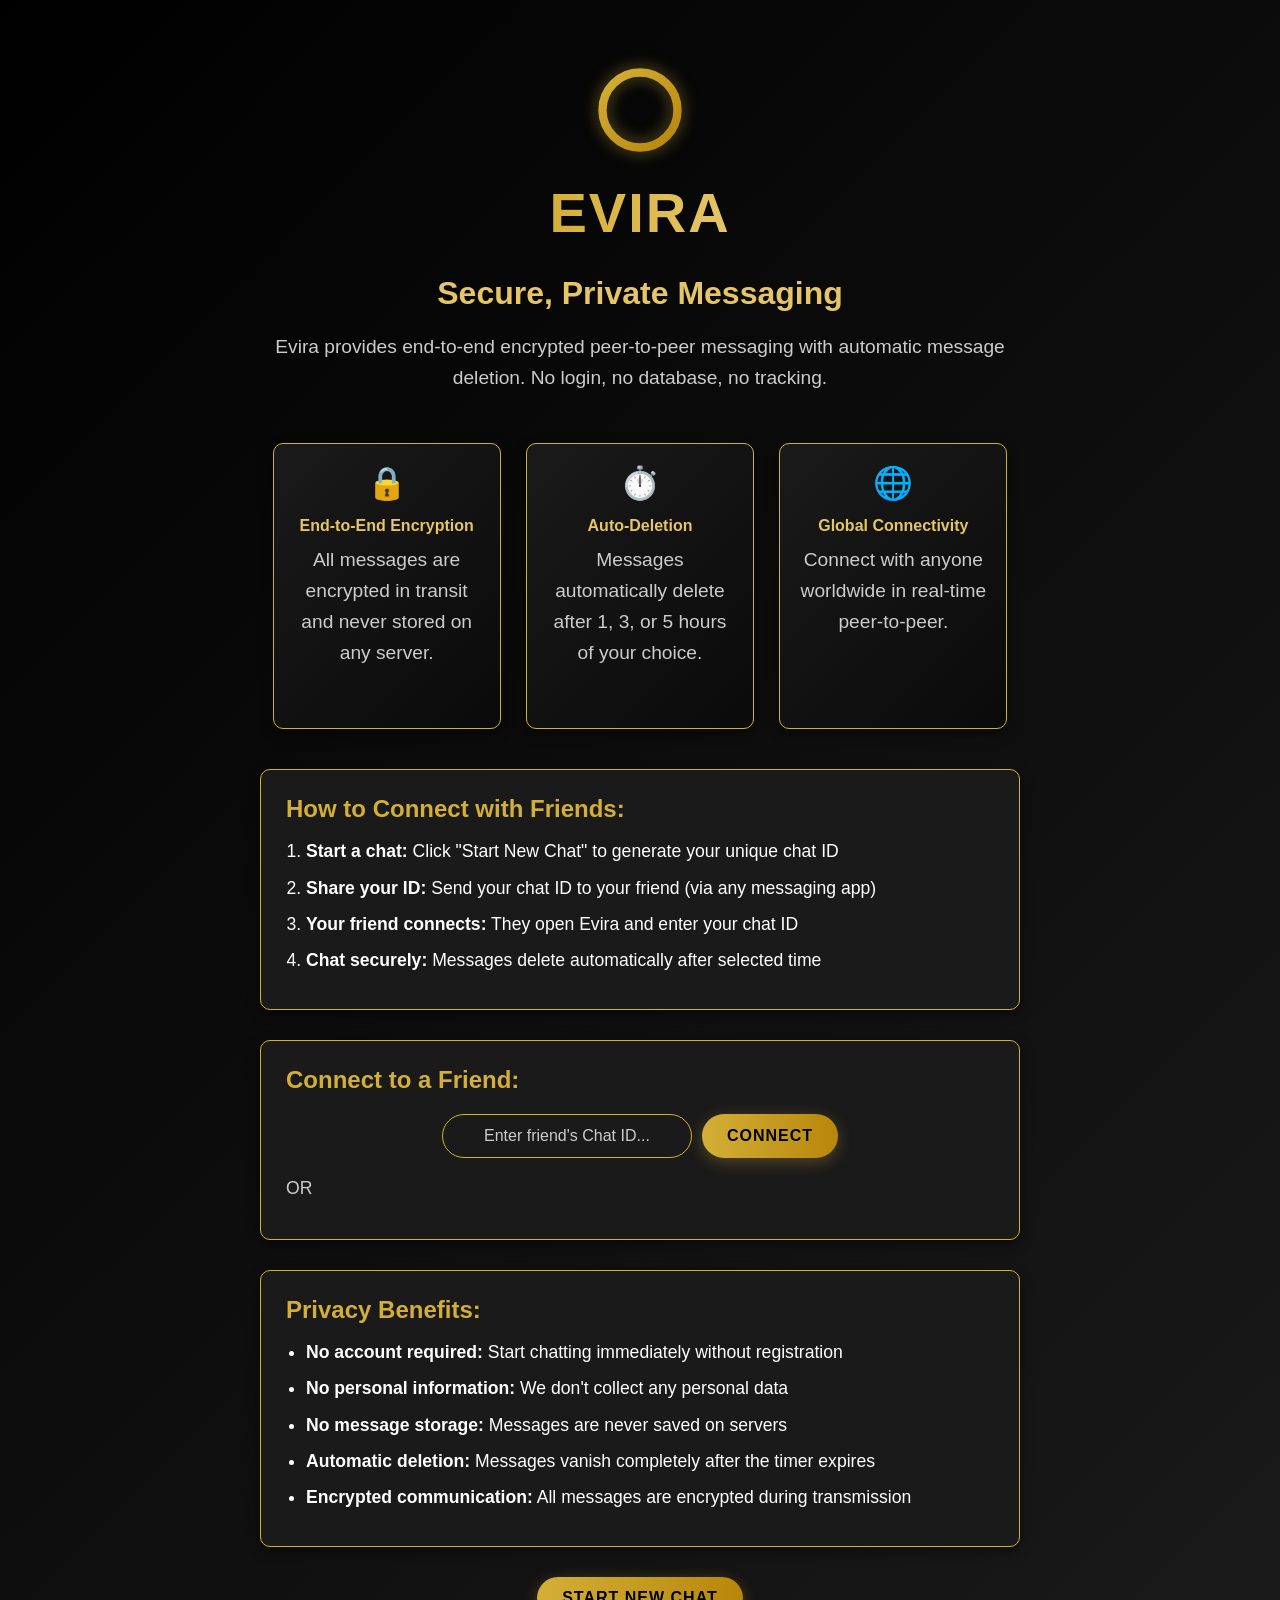
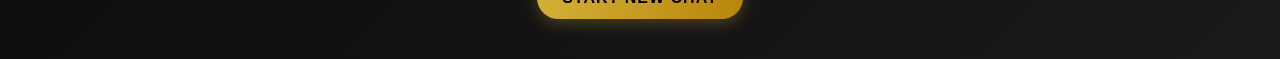
<file: Evira/index.html>
<!DOCTYPE html>
<html lang="en">
<head>
    <meta charset="UTF-8">
    <meta name="viewport" content="width=device-width, initial-scale=1.0">
    <title>Evira - Secure Chat</title>
    <link rel="stylesheet" href="styles.css">
</head>
<body>
    <!-- Landing Page -->
    <div id="landing-page" class="page active">
        <div class="container">
            <div class="logo">
                <!-- Enhanced golden massage icon -->
                <svg width="100" height="100" viewBox="0 0 24 24" fill="none" xmlns="http://www.w3.org/2000/svg">
                    <circle cx="12" cy="12" r="9" stroke="url(#goldGradient)" stroke-width="2"/>
                    <path d="M12 8V12" stroke="url(#goldGradient)" stroke-width="2" stroke-linecap="round"/>
                    <path d="M12 16H12.01" stroke="url(#goldGradient)" stroke-width="2" stroke-linecap="round"/>
                    <defs>
                        <linearGradient id="goldGradient" x1="0%" y1="0%" x2="100%" y2="100%">
                            <stop offset="0%" stop-color="#D4AF37"/>
                            <stop offset="100%" stop-color="#B8860B"/>
                        </linearGradient>
                    </defs>
                </svg>
                <h1>Evira</h1>
            </div>
            <div class="welcome-content">
                <h2>Secure, Private Messaging</h2>
                <p>Evira provides end-to-end encrypted peer-to-peer messaging with automatic message deletion. No login, no database, no tracking.</p>
                
                <div class="feature-highlight">
                    <div class="feature">
                        <div class="feature-icon">🔒</div>
                        <h4>End-to-End Encryption</h4>
                        <p>All messages are encrypted in transit and never stored on any server.</p>
                    </div>
                    <div class="feature">
                        <div class="feature-icon">⏱️</div>
                        <h4>Auto-Deletion</h4>
                        <p>Messages automatically delete after 1, 3, or 5 hours of your choice.</p>
                    </div>
                    <div class="feature">
                        <div class="feature-icon">🌐</div>
                        <h4>Global Connectivity</h4>
                        <p>Connect with anyone worldwide in real-time peer-to-peer.</p>
                    </div>
                </div>
                
                <div class="instructions">
                    <h3>How to Connect with Friends:</h3>
                    <ol>
                        <li><strong>Start a chat:</strong> Click "Start New Chat" to generate your unique chat ID</li>
                        <li><strong>Share your ID:</strong> Send your chat ID to your friend (via any messaging app)</li>
                        <li><strong>Your friend connects:</strong> They open Evira and enter your chat ID</li>
                        <li><strong>Chat securely:</strong> Messages delete automatically after selected time</li>
                    </ol>
                </div>
                
                <div class="instructions">
                    <h3>Connect to a Friend:</h3>
                    <div class="connect-form">
                        <input type="text" id="connect-id-input" placeholder="Enter friend's Chat ID..." maxlength="6">
                        <button id="connect-btn" class="primary-btn">Connect</button>
                    </div>
                    <div class="create-or-join">
                        <span>OR</span>
                    </div>
                </div>
                
                <div class="privacy-benefits">
                    <h3>Privacy Benefits:</h3>
                    <ul>
                        <li><strong>No account required:</strong> Start chatting immediately without registration</li>
                        <li><strong>No personal information:</strong> We don't collect any personal data</li>
                        <li><strong>No message storage:</strong> Messages are never saved on servers</li>
                        <li><strong>Automatic deletion:</strong> Messages vanish completely after the timer expires</li>
                        <li><strong>Encrypted communication:</strong> All messages are encrypted during transmission</li>
                    </ul>
                </div>
                
                <button id="start-chat-btn" class="primary-btn">Start New Chat</button>
            </div>
        </div>
    </div>

    <!-- Chat Page -->
    <div id="chat-page" class="page">
        <div class="container">
            <header>
                <div class="logo">
                    <!-- Enhanced golden massage icon -->
                    <svg width="40" height="40" viewBox="0 0 24 24" fill="none" xmlns="http://www.w3.org/2000/svg">
                        <circle cx="12" cy="12" r="9" stroke="url(#goldGradient)" stroke-width="2"/>
                        <path d="M12 8V12" stroke="url(#goldGradient)" stroke-width="2" stroke-linecap="round"/>
                        <path d="M12 16H12.01" stroke="url(#goldGradient)" stroke-width="2" stroke-linecap="round"/>
                        <defs>
                            <linearGradient id="goldGradient" x1="0%" y1="0%" x2="100%" y2="100%">
                                <stop offset="0%" stop-color="#D4AF37"/>
                                <stop offset="100%" stop-color="#B8860B"/>
                            </linearGradient>
                        </defs>
                    </svg>
                    <h1>Evira</h1>
                </div>
                <div class="chat-info">
                    <span id="chat-id-display">Chat ID: <span id="chat-id">XXXXXX</span></span>
                    <span id="connection-status">Status: <span id="status">Ready</span></span>
                    <span id="timer-display">Expires in: <span id="countdown">--:--</span></span>
                </div>
            </header>
            
            <div id="messages-container">
                <div id="messages">
                    <div class="message received">
                        <div>Welcome to Evira! Ready to chat.</div>
                        <div class="message-time">Just now</div>
                    </div>
                </div>
            </div>
            
            <div class="input-area">
                <div class="message-input-container">
                    <input type="text" id="message-input" placeholder="Type your message...">
                    <button id="voice-btn" class="voice-btn">🎤</button>
                    <button id="send-btn">Send</button>
                </div>
                <div class="timer-selection">
                    <label for="timer-select">Auto-delete after:</label>
                    <select id="timer-select">
                        <option value="900">15 minutes</option>
                        <option value="1800">30 minutes</option>
                        <option value="3600">1 hour</option>
                        <option value="10800">3 hours</option>
                        <option value="18000">5 hours</option>
                        <option value="36000">10 hours</option>
                    </select>
                </div>
                <div class="powered-by">
                    <span>Powered by DarkVision</span>
                </div>
            </div>
        </div>
    </div>

    <script src="app.js"></script>
</body>
</html>
</file>
<file: Evira/styles.css>
:root {
    --gold: #D4AF37;
    --gold-light: #E6C567;
    --gold-dark: #B8860B;
    --black: #000000;
    --dark-gray: #1a1a1a;
    --medium-gray: #333333;
    --light-gray: #cccccc;
    --white: #ffffff;
    --green: #4CAF50;
    --red: #F44336;
    --orange: #FF9800;
    --blue: #2196F3;
    --purple: #9C27B0;
}

* {
    margin: 0;
    padding: 0;
    box-sizing: border-box;
    font-family: 'Segoe UI', Tahoma, Geneva, Verdana, sans-serif;
}

body {
    background-color: var(--black);
    color: var(--white);
    height: 100vh;
    overflow: auto;
}

.page {
    display: none;
    min-height: 100vh;
    width: 100%;
}

.page.active {
    display: flex;
    flex-direction: column;
}

.container {
    max-width: 1200px;
    min-height: 100vh;
    margin: 0 auto;
    padding: 20px;
    display: flex;
    flex-direction: column;
}

/* Landing Page Styles */
#landing-page {
    align-items: center;
    justify-content: flex-start;
    text-align: center;
    background: linear-gradient(135deg, var(--black) 0%, var(--dark-gray) 100%);
    overflow-y: auto;
    padding: 20px 0;
}

#landing-page .container {
    max-width: 800px;
}

.logo {
    display: flex;
    flex-direction: column;
    align-items: center;
    margin-bottom: 30px;
    margin-top: 20px;
}

.logo svg {
    margin-bottom: 20px;
    filter: drop-shadow(0 0 8px rgba(212, 175, 55, 0.5));
}

.logo h1 {
    font-size: 3.5rem;
    font-weight: 700;
    letter-spacing: 2px;
    background: linear-gradient(to right, var(--gold), var(--gold-light));
    -webkit-background-clip: text;
    background-clip: text;
    color: transparent;
    text-transform: uppercase;
}

#landing-page h2 {
    font-size: 2rem;
    margin-bottom: 20px;
    color: var(--gold-light);
}

#landing-page p {
    font-size: 1.2rem;
    margin-bottom: 40px;
    line-height: 1.6;
    color: var(--light-gray);
}

.instructions, .privacy-benefits {
    text-align: left;
    margin-bottom: 30px;
    background-color: var(--dark-gray);
    padding: 25px;
    border-radius: 10px;
    box-shadow: 0 4px 12px rgba(0, 0, 0, 0.5);
    border: 1px solid var(--gold);
}

.instructions h3, .privacy-benefits h3 {
    color: var(--gold);
    margin-bottom: 15px;
    font-size: 1.5rem;
}

.instructions ol, .privacy-benefits ul {
    padding-left: 20px;
}

.instructions li, .privacy-benefits li {
    margin-bottom: 10px;
    line-height: 1.5;
    font-size: 1.1rem;
}

.feature-highlight {
    display: flex;
    justify-content: space-around;
    margin: 30px 0;
    flex-wrap: wrap;
}

.feature {
    background: linear-gradient(135deg, var(--dark-gray), #0a0a0a);
    border: 1px solid var(--gold);
    border-radius: 10px;
    padding: 20px;
    width: 30%;
    min-width: 200px;
    margin: 10px;
    box-shadow: 0 4px 12px rgba(0, 0, 0, 0.5);
    transition: transform 0.3s ease;
}

.feature:hover {
    transform: translateY(-5px);
}

.feature-icon {
    font-size: 2rem;
    color: var(--gold);
    margin-bottom: 15px;
}

.feature h4 {
    color: var(--gold-light);
    margin-bottom: 10px;
}

.connect-form {
    display: flex;
    gap: 10px;
    margin: 20px 0;
    justify-content: center;
    flex-wrap: wrap;
}

#connect-id-input {
    padding: 12px 15px;
    border-radius: 30px;
    border: 1px solid var(--gold);
    background-color: var(--dark-gray);
    color: var(--white);
    font-size: 1rem;
    width: 250px;
    text-align: center;
}

#connect-id-input:focus {
    outline: none;
    border-color: var(--gold-light);
    box-shadow: 0 0 0 2px rgba(212, 175, 55, 0.3);
}

#connect-id-input::placeholder {
    color: var(--light-gray);
}

.create-or-join {
    margin: 15px 0;
    color: var(--light-gray);
    font-size: 1.1rem;
}

.primary-btn {
    background: linear-gradient(to right, var(--gold), var(--gold-dark));
    color: var(--black);
    border: none;
    padding: 12px 25px;
    font-size: 1rem;
    font-weight: 600;
    border-radius: 30px;
    cursor: pointer;
    transition: all 0.3s ease;
    text-transform: uppercase;
    letter-spacing: 1px;
    box-shadow: 0 4px 15px rgba(212, 175, 55, 0.3);
    white-space: nowrap;
}

.primary-btn:hover {
    transform: translateY(-3px);
    box-shadow: 0 6px 20px rgba(212, 175, 55, 0.5);
}

.primary-btn:active {
    transform: translateY(0);
}

.note {
    color: var(--light-gray);
    font-size: 0.9rem;
    margin-top: 10px;
    font-style: italic;
}

/* Chat Page Styles */
#chat-page {
    flex-direction: column;
    overflow-y: hidden;
}

header {
    display: flex;
    justify-content: space-between;
    align-items: center;
    padding: 15px 0;
    border-bottom: 1px solid var(--gold);
    margin-bottom: 20px;
}

header .logo {
    flex-direction: row;
    margin-bottom: 0;
}

header .logo svg {
    margin-bottom: 0;
    margin-right: 15px;
    filter: drop-shadow(0 0 4px rgba(212, 175, 55, 0.5));
}

header .logo h1 {
    font-size: 2rem;
    background: linear-gradient(to right, var(--gold), var(--gold-light));
    -webkit-background-clip: text;
    background-clip: text;
    color: transparent;
}

.chat-info {
    display: flex;
    flex-direction: column;
    text-align: right;
}

.chat-info span {
    margin-bottom: 5px;
    font-size: 0.9rem;
    color: var(--light-gray);
}

#chat-id {
    font-weight: bold;
    color: var(--gold);
}

#status {
    font-weight: bold;
}

#status.connected {
    color: var(--green);
}

#status.connecting {
    color: var(--orange);
}

#status.disconnected {
    color: var(--red);
}

#countdown {
    font-weight: bold;
    color: var(--gold);
}

#messages-container {
    flex: 1;
    overflow-y: auto;
    margin-bottom: 20px;
    background-color: var(--dark-gray);
    border-radius: 10px;
    padding: 15px;
    box-shadow: inset 0 0 10px rgba(0, 0, 0, 0.5);
}

#messages {
    display: flex;
    flex-direction: column;
}

.message {
    max-width: 70%;
    padding: 12px 18px;
    margin-bottom: 15px;
    border-radius: 18px;
    position: relative;
    animation: fadeIn 0.3s ease;
    word-wrap: break-word;
}

.system-message {
    align-self: center;
    background-color: var(--medium-gray);
    color: var(--light-gray);
    text-align: center;
    font-size: 0.9rem;
    max-width: 80%;
}

.voice-message {
    display: flex;
    align-items: center;
    gap: 10px;
}

.voice-button {
    background: linear-gradient(45deg, var(--gold), var(--gold-light));
    border: none;
    border-radius: 50%;
    width: 40px;
    height: 40px;
    display: flex;
    align-items: center;
    justify-content: center;
    cursor: pointer;
    color: var(--black);
    font-size: 1.2rem;
    font-weight: bold;
    box-shadow: 0 0 10px var(--gold);
    transition: all 0.3s ease;
}

.voice-button:hover {
    transform: scale(1.1);
    box-shadow: 0 0 15px var(--gold), 0 0 25px rgba(212, 175, 55, 0.5);
}

.voice-button.recording {
    background: linear-gradient(45deg, var(--red), #ff5252);
    animation: pulse 1s infinite;
    box-shadow: 0 0 15px var(--red), 0 0 25px rgba(255, 82, 82, 0.5);
}

@keyframes pulse {
    0% { transform: scale(1); box-shadow: 0 0 15px var(--red), 0 0 25px rgba(255, 82, 82, 0.5); }
    50% { transform: scale(1.1); box-shadow: 0 0 20px var(--red), 0 0 35px rgba(255, 82, 82, 0.7); }
    100% { transform: scale(1); box-shadow: 0 0 15px var(--red), 0 0 25px rgba(255, 82, 82, 0.5); }
}

.voice-duration {
    font-size: 0.8rem;
    opacity: 0.8;
}

@keyframes fadeIn {
    from { opacity: 0; transform: translateY(10px); }
    to { opacity: 1; transform: translateY(0); }
}

@keyframes fadeOut {
    from { opacity: 1; transform: scale(1); }
    to { opacity: 0; transform: scale(0.8); }
}

.sent {
    align-self: flex-end;
    background: linear-gradient(135deg, var(--gold), var(--gold-light));
    color: var(--black);
    border-bottom-right-radius: 5px;
    box-shadow: 0 2px 10px rgba(212, 175, 55, 0.3);
}

.received {
    align-self: flex-start;
    background: linear-gradient(135deg, var(--black), #2a2a2a);
    color: var(--gold-light);
    border: 1px solid var(--gold);
    border-bottom-left-radius: 5px;
    box-shadow: 0 2px 10px rgba(0, 0, 0, 0.3);
}

.message-time {
    font-size: 0.7rem;
    text-align: right;
    margin-top: 5px;
    opacity: 0.8;
}

.sent .message-time {
    color: rgba(0, 0, 0, 0.7);
}

.received .message-time {
    color: var(--gold-light);
}

.input-area {
    display: flex;
    flex-direction: column;
    gap: 15px;
    background-color: var(--dark-gray);
    padding: 15px;
    border-radius: 10px;
    border: 1px solid var(--gold);
    margin-top: auto;
}

.timer-selection {
    display: flex;
    align-items: center;
    gap: 10px;
    flex-wrap: wrap;
}

.timer-selection label {
    color: var(--gold);
    font-weight: 500;
}

#timer-select {
    background-color: var(--dark-gray);
    color: var(--white);
    border: 1px solid var(--gold);
    padding: 8px 12px;
    border-radius: 5px;
    font-size: 1rem;
    flex: 1;
    max-width: 200px;
}

.message-input-container {
    display: flex;
    gap: 10px;
    align-items: center;
}

#message-input {
    flex: 1;
    padding: 15px;
    border-radius: 30px;
    border: 1px solid var(--gold);
    background-color: var(--dark-gray);
    color: var(--white);
    font-size: 1rem;
}

#message-input:focus {
    outline: none;
    border-color: var(--gold-light);
    box-shadow: 0 0 0 2px rgba(212, 175, 55, 0.3);
}

#message-input::placeholder {
    color: var(--light-gray);
}

.voice-btn {
    background: linear-gradient(45deg, var(--gold), var(--gold-light));
    color: var(--black);
    border: none;
    width: 50px;
    height: 50px;
    border-radius: 50%;
    font-size: 1.2rem;
    cursor: pointer;
    transition: all 0.3s ease;
    display: flex;
    align-items: center;
    justify-content: center;
    font-weight: bold;
    box-shadow: 0 0 10px var(--gold);
    flex-shrink: 0;
}

.voice-btn:hover {
    transform: scale(1.1);
    box-shadow: 0 0 15px var(--gold), 0 0 25px rgba(212, 175, 55, 0.5);
}

.voice-btn.recording {
    background: linear-gradient(45deg, var(--red), #ff5252);
    animation: pulse 1s infinite;
    box-shadow: 0 0 15px var(--red), 0 0 25px rgba(255, 82, 82, 0.5);
}

#send-btn {
    background: linear-gradient(to right, var(--gold), var(--gold-dark));
    color: var(--black);
    border: none;
    padding: 0 30px;
    border-radius: 30px;
    font-weight: 600;
    cursor: pointer;
    transition: all 0.3s ease;
    box-shadow: 0 0 10px var(--gold);
    height: 50px;
    flex-shrink: 0;
}

#send-btn:hover:not(:disabled) {
    transform: scale(1.05);
    box-shadow: 0 0 15px var(--gold), 0 0 25px rgba(212, 175, 55, 0.5);
}

#send-btn:active:not(:disabled) {
    transform: scale(0.98);
}

#send-btn:disabled {
    opacity: 0.6;
    cursor: not-allowed;
}

.powered-by {
    text-align: center;
    color: var(--light-gray);
    font-size: 0.8rem;
    opacity: 0.7;
    margin-top: 10px;
}

/* Responsive Design */
@media (max-width: 768px) {
    .container {
        padding: 15px;
    }

    .logo h1 {
        font-size: 2.5rem;
    }

    #landing-page h2 {
        font-size: 1.5rem;
    }

    #landing-page p {
        font-size: 1rem;
    }

    .instructions, .privacy-benefits {
        padding: 15px;
    }

    .instructions h3, .privacy-benefits h3 {
        font-size: 1.2rem;
    }

    .instructions li, .privacy-benefits li {
        font-size: 1rem;
    }

    .feature-highlight {
        flex-direction: column;
        align-items: center;
    }

    .feature {
        width: 90%;
    }

    .connect-form {
        flex-direction: column;
        align-items: center;
    }

    #connect-id-input {
        width: 100%;
        max-width: 300px;
        margin-bottom: 10px;
    }

    header {
        flex-direction: column;
        text-align: center;
        gap: 15px;
    }

    .chat-info {
        flex-direction: row;
        justify-content: center;
        gap: 20px;
        text-align: center;
    }

    .message {
        max-width: 85%;
    }

    .message-input-container {
        flex-direction: row;
    }

    #send-btn {
        padding: 0 20px;
        height: 50px;
    }
    
    .voice-btn {
        width: 50px;
        height: 50px;
    }
    
    .timer-selection {
        justify-content: center;
    }
    
    .input-area {
        padding: 10px;
    }
    
    #message-input {
        padding: 12px;
        font-size: 1rem;
    }
}

@media (max-width: 480px) {
    .logo h1 {
        font-size: 2rem;
    }

    .chat-info {
        flex-direction: column;
        gap: 5px;
    }

    .message {
        max-width: 90%;
    }
    
    .message-input-container {
        flex-direction: row;
    }
    
    #message-input {
        padding: 10px;
        font-size: 0.9rem;
    }
    
    #send-btn {
        padding: 0 15px;
        font-size: 0.9rem;
    }
    
    .voice-btn {
        width: 45px;
        height: 45px;
        font-size: 1rem;
    }
    
    .timer-selection {
        flex-direction: column;
        align-items: stretch;
    }
    
    #timer-select {
        max-width: none;
    }
}
</file>
